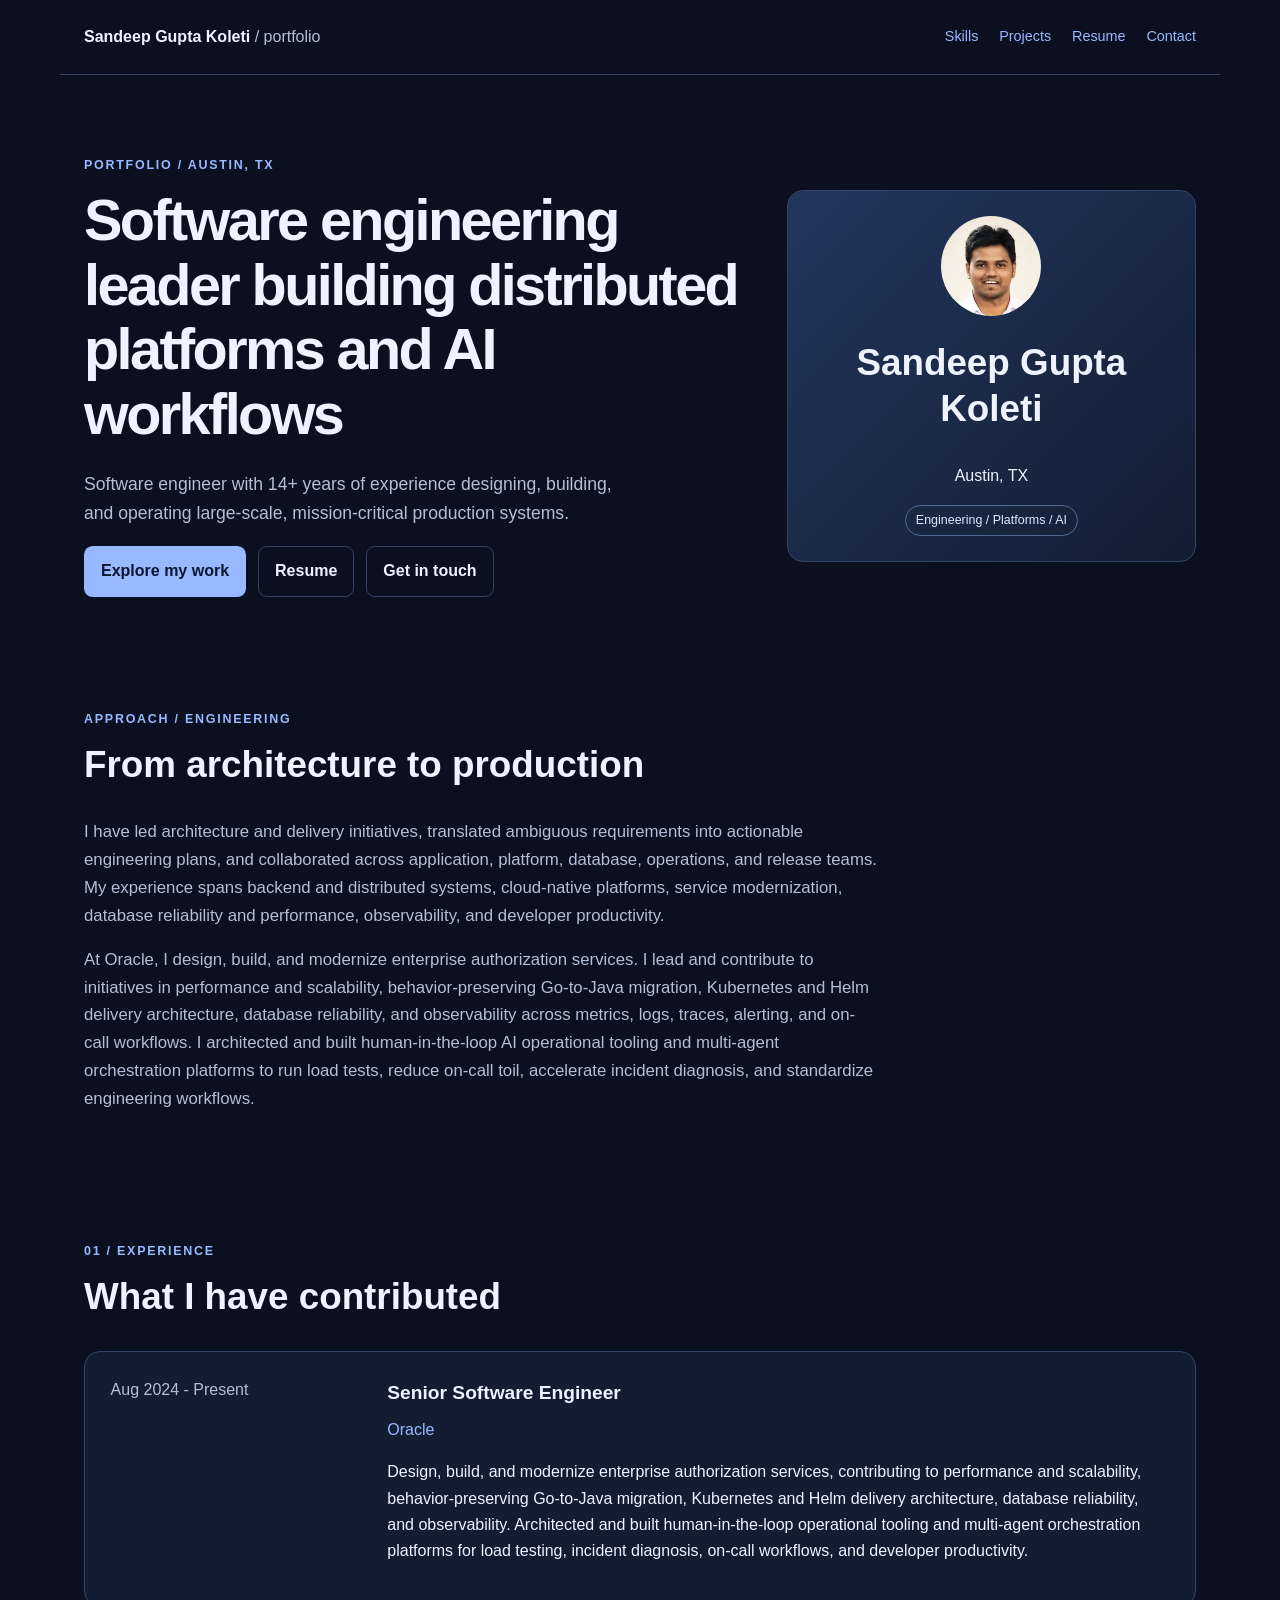
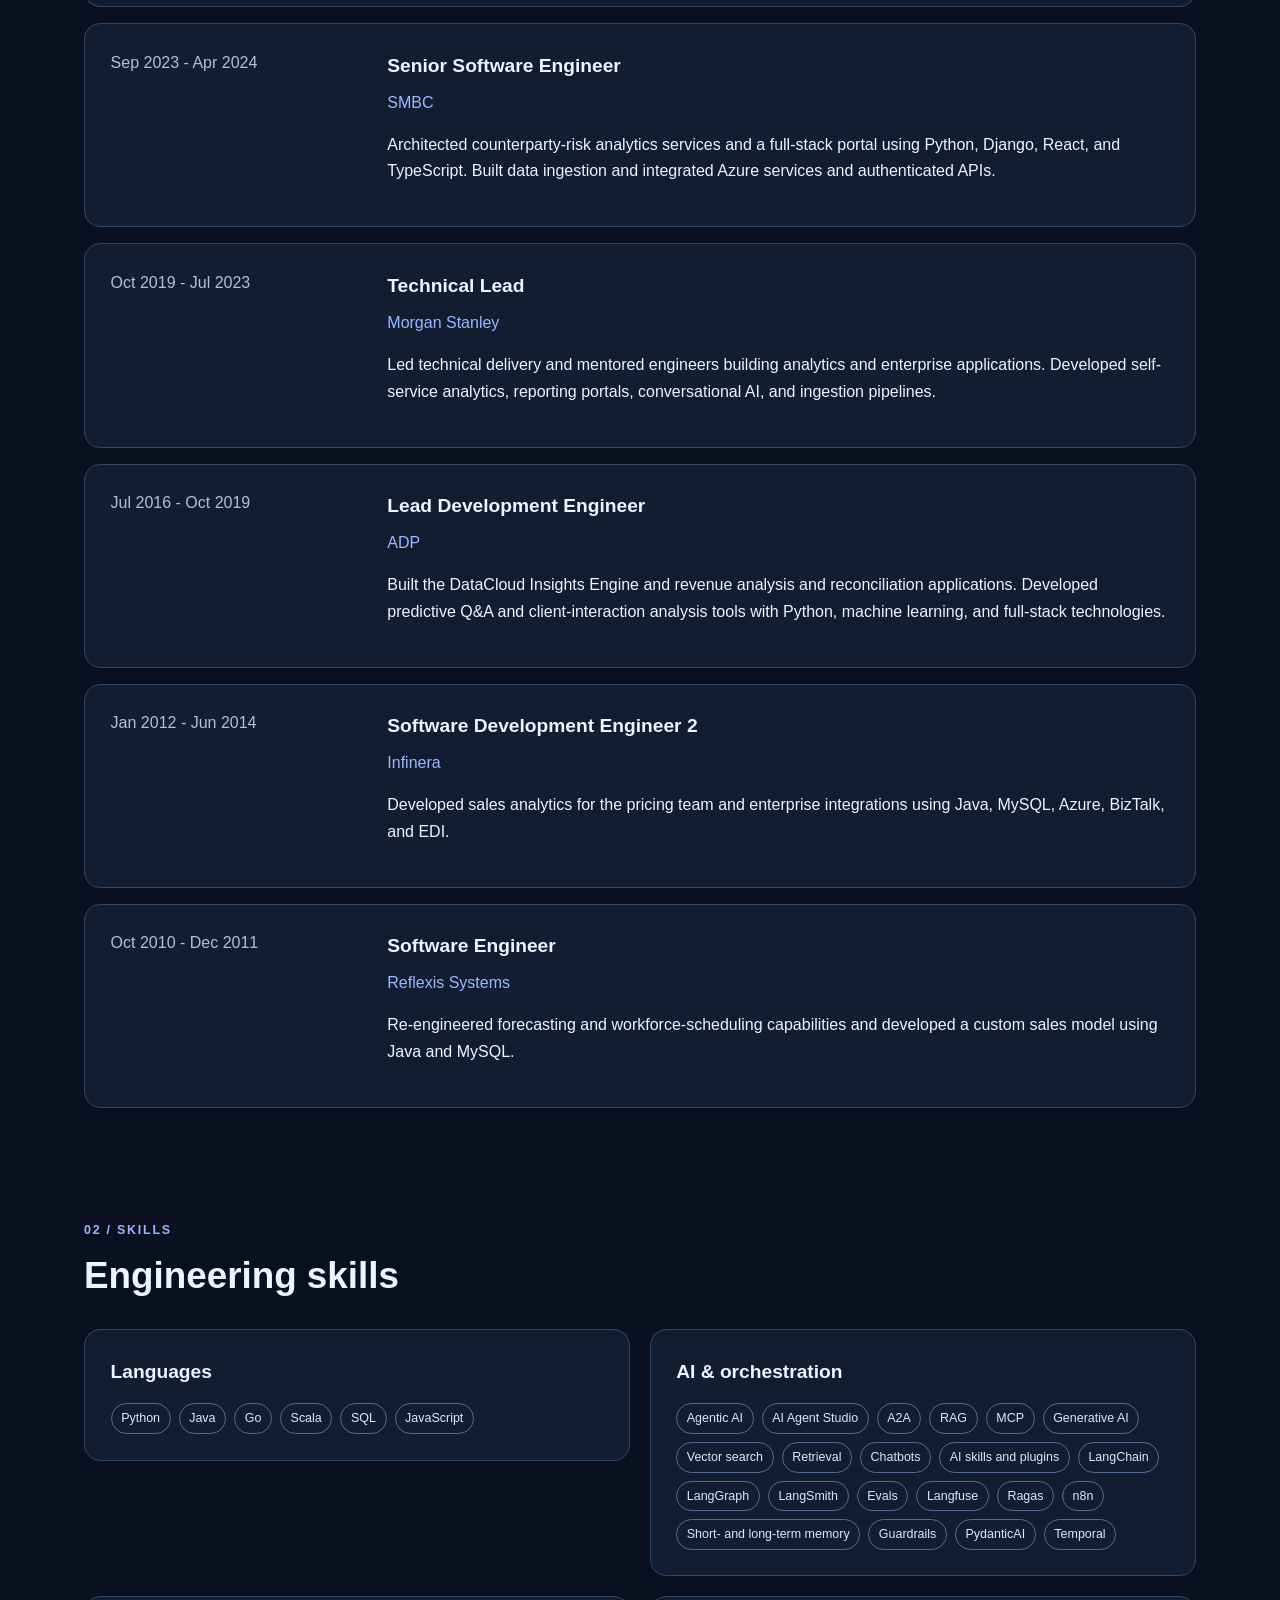
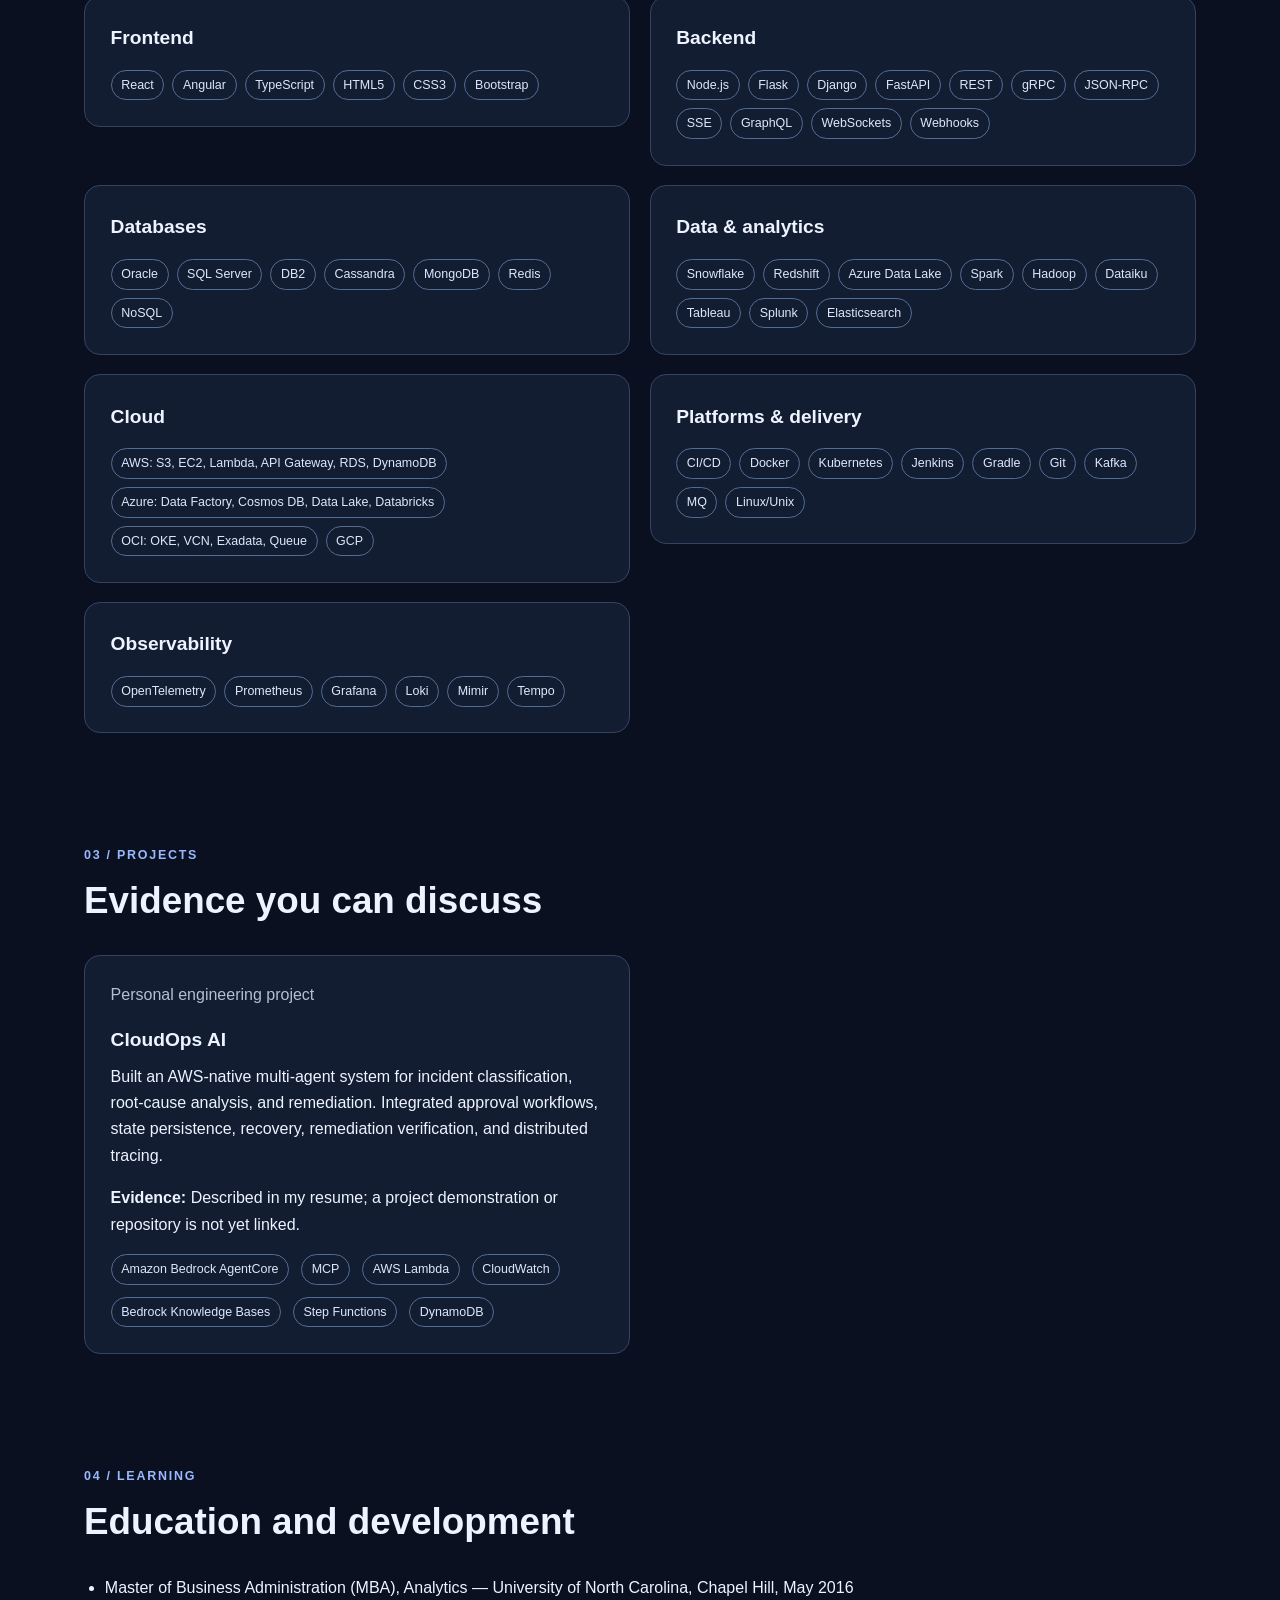
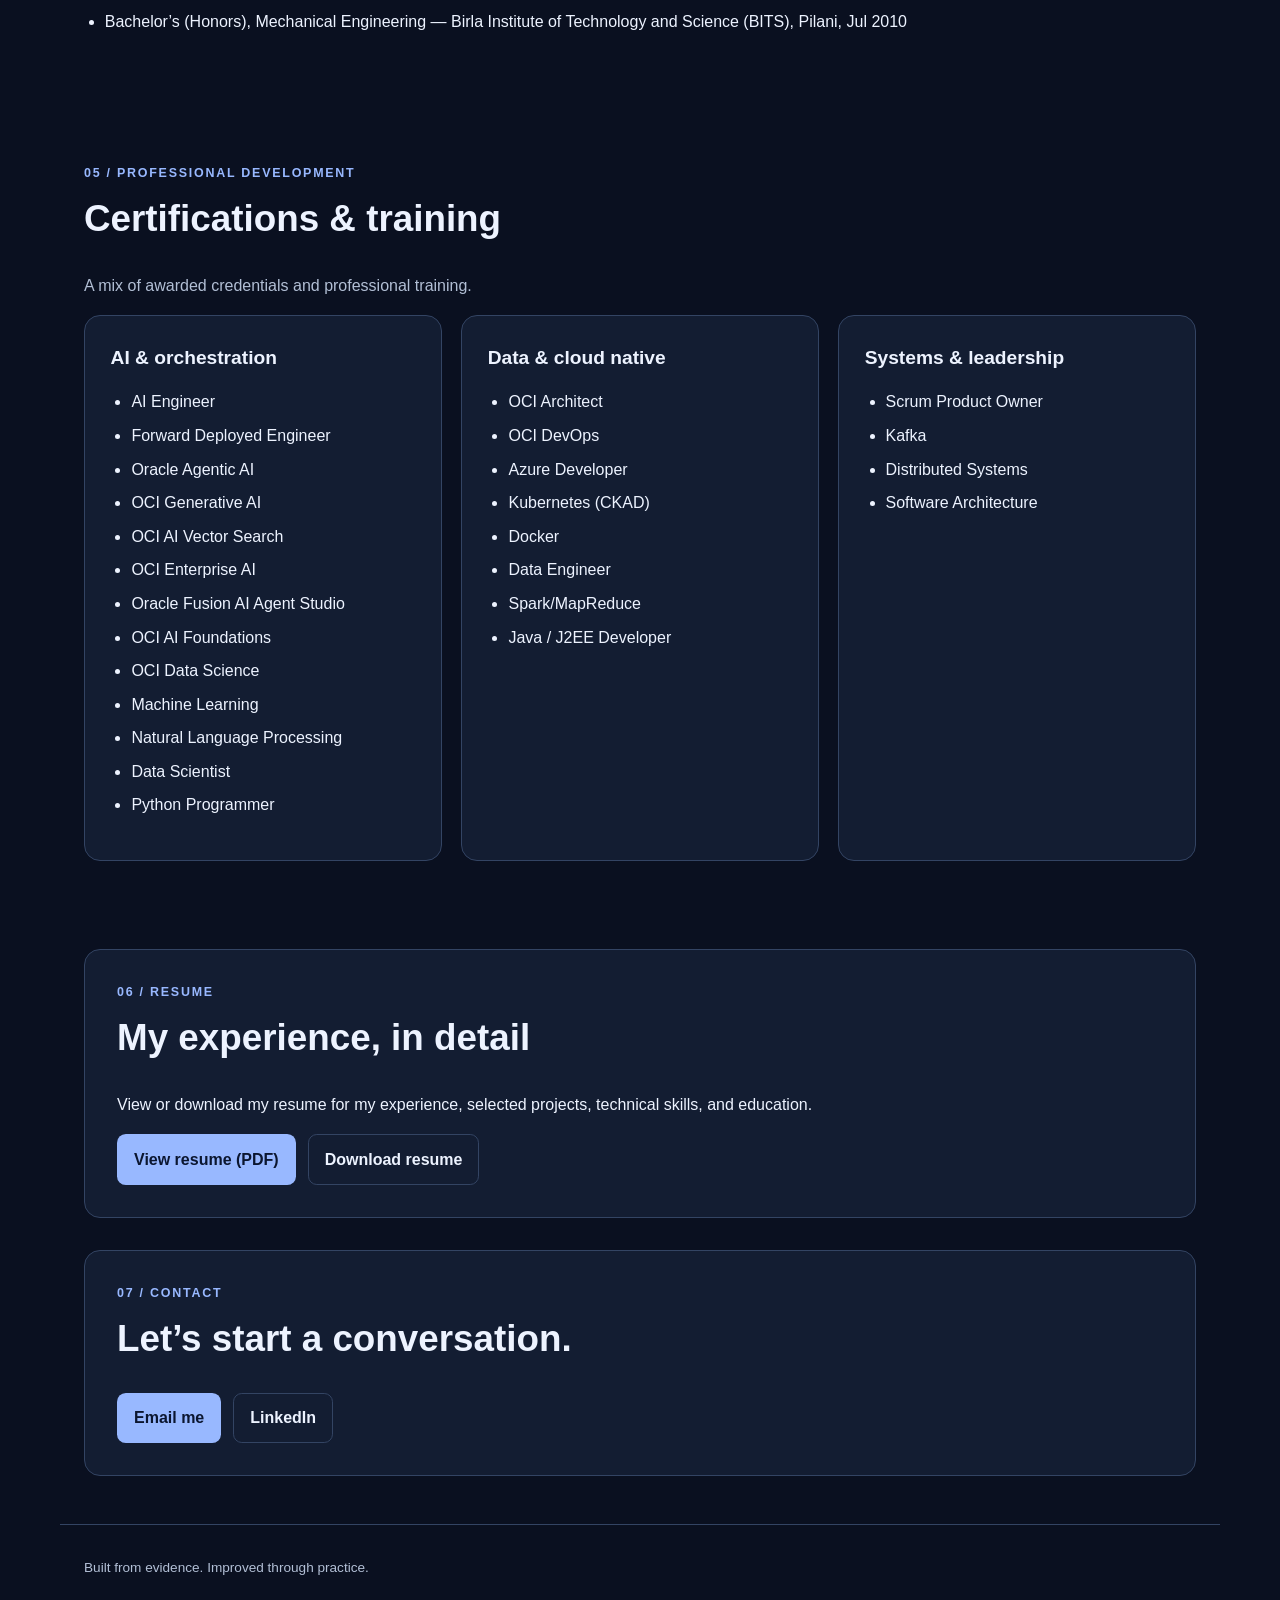
<file: index.html>
<!doctype html>
<html lang="en" data-scroll-behavior="smooth">
<head>
<meta charset="utf-8">
<meta name="viewport" content="width=device-width, initial-scale=1">
<title>Sandeep Gupta Koleti | Software Engineering Portfolio</title>
<meta name="description" content="Software engineer with 14+ years of experience designing, building, and operating large-scale, mission-critical production systems.">
<meta name="author" content="Sandeep Gupta Koleti">
<meta property="og:title" content="Sandeep Gupta Koleti | Software Engineering Portfolio">
<meta property="og:description" content="Software engineer with 14+ years of experience designing, building, and operating large-scale, mission-critical production systems.">
<meta property="og:type" content="website">
<link rel="stylesheet" href="./styles.css">
</head>
<body>
<a class="skip-link" href="#main">Skip to content</a>
<header class="site-header">
<a class="brand" href="./">Sandeep Gupta Koleti<span> / portfolio</span></a>
<nav aria-label="Main navigation"><a href="#skills">Skills</a><a href="#projects">Projects</a><a href="#resume">Resume</a><a href="#contact">Contact</a></nav>
</header>
<main id="main">
<section class="hero section">
<div><p class="eyebrow">Portfolio / Austin, TX</p>
<h1>Software engineering leader building distributed platforms and AI workflows</h1><p class="intro">Software engineer with 14+ years of experience designing, building, and operating large-scale, mission-critical production systems.</p>
<div class="actions"><a class="button" href="#projects">Explore my work</a><a class="button secondary" href="#resume">Resume</a><a class="button secondary" href="mailto:sandeepgupta.bits@gmail.com">Get in touch</a></div></div>
<div class="identity-card">
<img class="avatar profile-photo" src="./profile-photo.png" alt="Portrait of Sandeep Gupta Koleti" width="100" height="100">
<h2>Sandeep Gupta Koleti</h2><p>Austin, TX</p><span class="badge">Engineering / Platforms / AI</span>
</div>
</section>
<section class="section" id="about"><p class="eyebrow">Approach / Engineering</p><h2>From architecture to production</h2><div class="about-copy"><p>I have led architecture and delivery initiatives, translated ambiguous requirements into actionable engineering plans, and collaborated across application, platform, database, operations, and release teams. My experience spans backend and distributed systems, cloud-native platforms, service modernization, database reliability and performance, observability, and developer productivity.</p><p>At Oracle, I design, build, and modernize enterprise authorization services. I lead and contribute to initiatives in performance and scalability, behavior-preserving Go-to-Java migration, Kubernetes and Helm delivery architecture, database reliability, and observability across metrics, logs, traces, alerting, and on-call workflows. I architected and built human-in-the-loop AI operational tooling and multi-agent orchestration platforms to run load tests, reduce on-call toil, accelerate incident diagnosis, and standardize engineering workflows.</p></div></section>
<section class="section" id="experience"><p class="eyebrow">01 / Experience</p><h2>What I have contributed</h2>
<article class="panel experience"><p class="muted">Aug 2024 - Present</p><div><h3>Senior Software Engineer</h3><p class="accent">Oracle</p><p>Design, build, and modernize enterprise authorization services, contributing to performance and scalability, behavior-preserving Go-to-Java migration, Kubernetes and Helm delivery architecture, database reliability, and observability. Architected and built human-in-the-loop operational tooling and multi-agent orchestration platforms for load testing, incident diagnosis, on-call workflows, and developer productivity.</p></div></article><article class="panel experience"><p class="muted">Sep 2023 - Apr 2024</p><div><h3>Senior Software Engineer</h3><p class="accent">SMBC</p><p>Architected counterparty-risk analytics services and a full-stack portal using Python, Django, React, and TypeScript. Built data ingestion and integrated Azure services and authenticated APIs.</p></div></article><article class="panel experience"><p class="muted">Oct 2019 - Jul 2023</p><div><h3>Technical Lead</h3><p class="accent">Morgan Stanley</p><p>Led technical delivery and mentored engineers building analytics and enterprise applications. Developed self-service analytics, reporting portals, conversational AI, and ingestion pipelines.</p></div></article><article class="panel experience"><p class="muted">Jul 2016 - Oct 2019</p><div><h3>Lead Development Engineer</h3><p class="accent">ADP</p><p>Built the DataCloud Insights Engine and revenue analysis and reconciliation applications. Developed predictive Q&amp;A and client-interaction analysis tools with Python, machine learning, and full-stack technologies.</p></div></article><article class="panel experience"><p class="muted">Jan 2012 - Jun 2014</p><div><h3>Software Development Engineer 2</h3><p class="accent">Infinera</p><p>Developed sales analytics for the pricing team and enterprise integrations using Java, MySQL, Azure, BizTalk, and EDI.</p></div></article><article class="panel experience"><p class="muted">Oct 2010 - Dec 2011</p><div><h3>Software Engineer</h3><p class="accent">Reflexis Systems</p><p>Re-engineered forecasting and workforce-scheduling capabilities and developed a custom sales model using Java and MySQL.</p></div></article>
</section>
<section class="section" id="skills"><p class="eyebrow">02 / Skills</p><h2>Engineering skills</h2><div class="grid skills-grid">
<article class="panel"><h3>Languages</h3><ul class="skill-list"><li class="badge">Python</li><li class="badge">Java</li><li class="badge">Go</li><li class="badge">Scala</li><li class="badge">SQL</li><li class="badge">JavaScript</li></ul></article><article class="panel"><h3>AI &amp; orchestration</h3><ul class="skill-list"><li class="badge">Agentic AI</li><li class="badge">AI Agent Studio</li><li class="badge">A2A</li><li class="badge">RAG</li><li class="badge">MCP</li><li class="badge">Generative AI</li><li class="badge">Vector search</li><li class="badge">Retrieval</li><li class="badge">Chatbots</li><li class="badge">AI skills and plugins</li><li class="badge">LangChain</li><li class="badge">LangGraph</li><li class="badge">LangSmith</li><li class="badge">Evals</li><li class="badge">Langfuse</li><li class="badge">Ragas</li><li class="badge">n8n</li><li class="badge">Short- and long-term memory</li><li class="badge">Guardrails</li><li class="badge">PydanticAI</li><li class="badge">Temporal</li></ul></article><article class="panel"><h3>Frontend</h3><ul class="skill-list"><li class="badge">React</li><li class="badge">Angular</li><li class="badge">TypeScript</li><li class="badge">HTML5</li><li class="badge">CSS3</li><li class="badge">Bootstrap</li></ul></article><article class="panel"><h3>Backend</h3><ul class="skill-list"><li class="badge">Node.js</li><li class="badge">Flask</li><li class="badge">Django</li><li class="badge">FastAPI</li><li class="badge">REST</li><li class="badge">gRPC</li><li class="badge">JSON-RPC</li><li class="badge">SSE</li><li class="badge">GraphQL</li><li class="badge">WebSockets</li><li class="badge">Webhooks</li></ul></article><article class="panel"><h3>Databases</h3><ul class="skill-list"><li class="badge">Oracle</li><li class="badge">SQL Server</li><li class="badge">DB2</li><li class="badge">Cassandra</li><li class="badge">MongoDB</li><li class="badge">Redis</li><li class="badge">NoSQL</li></ul></article><article class="panel"><h3>Data &amp; analytics</h3><ul class="skill-list"><li class="badge">Snowflake</li><li class="badge">Redshift</li><li class="badge">Azure Data Lake</li><li class="badge">Spark</li><li class="badge">Hadoop</li><li class="badge">Dataiku</li><li class="badge">Tableau</li><li class="badge">Splunk</li><li class="badge">Elasticsearch</li></ul></article><article class="panel"><h3>Cloud</h3><ul class="skill-list"><li class="badge">AWS: S3, EC2, Lambda, API Gateway, RDS, DynamoDB</li><li class="badge">Azure: Data Factory, Cosmos DB, Data Lake, Databricks</li><li class="badge">OCI: OKE, VCN, Exadata, Queue</li><li class="badge">GCP</li></ul></article><article class="panel"><h3>Platforms &amp; delivery</h3><ul class="skill-list"><li class="badge">CI/CD</li><li class="badge">Docker</li><li class="badge">Kubernetes</li><li class="badge">Jenkins</li><li class="badge">Gradle</li><li class="badge">Git</li><li class="badge">Kafka</li><li class="badge">MQ</li><li class="badge">Linux/Unix</li></ul></article><article class="panel"><h3>Observability</h3><ul class="skill-list"><li class="badge">OpenTelemetry</li><li class="badge">Prometheus</li><li class="badge">Grafana</li><li class="badge">Loki</li><li class="badge">Mimir</li><li class="badge">Tempo</li></ul></article>
</div></section>
<section class="section" id="projects"><p class="eyebrow">03 / Projects</p><h2>Evidence you can discuss</h2><div class="grid">
<article class="panel project-card"><p class="muted">Personal engineering project</p><h3>CloudOps AI</h3><p>Built an AWS-native multi-agent system for incident classification, root-cause analysis, and remediation. Integrated approval workflows, state persistence, recovery, remediation verification, and distributed tracing.</p><p><strong>Evidence:</strong> Described in my resume; a project demonstration or repository is not yet linked.</p><div class="tags"><span class="badge">Amazon Bedrock AgentCore</span><span class="badge">MCP</span><span class="badge">AWS Lambda</span><span class="badge">CloudWatch</span><span class="badge">Bedrock Knowledge Bases</span><span class="badge">Step Functions</span><span class="badge">DynamoDB</span></div></article>
</div></section>
<section class="section" id="education"><p class="eyebrow">04 / Learning</p><h2>Education and development</h2><ul><li>Master of Business Administration (MBA), Analytics — University of North Carolina, Chapel Hill, May 2016</li><li>Bachelor’s (Honors), Mechanical Engineering — Birla Institute of Technology and Science (BITS), Pilani, Jul 2010</li></ul></section>
<section class="section" id="certifications"><p class="eyebrow">05 / Professional development</p><h2>Certifications &amp; training</h2><p class="muted">A mix of awarded credentials and professional training.</p><div class="grid three"><article class="panel"><h3>AI &amp; orchestration</h3><ul><li>AI Engineer</li><li>Forward Deployed Engineer</li><li>Oracle Agentic AI</li><li>OCI Generative AI</li><li>OCI AI Vector Search</li><li>OCI Enterprise AI</li><li>Oracle Fusion AI Agent Studio</li><li>OCI AI Foundations</li><li>OCI Data Science</li><li>Machine Learning</li><li>Natural Language Processing</li><li>Data Scientist</li><li>Python Programmer</li></ul></article><article class="panel"><h3>Data &amp; cloud native</h3><ul><li>OCI Architect</li><li>OCI DevOps</li><li>Azure Developer</li><li>Kubernetes (CKAD)</li><li>Docker</li><li>Data Engineer</li><li>Spark/MapReduce</li><li>Java / J2EE Developer</li></ul></article><article class="panel"><h3>Systems &amp; leadership</h3><ul><li>Scrum Product Owner</li><li>Kafka</li><li>Distributed Systems</li><li>Software Architecture</li></ul></article></div></section>
<section class="section panel resume-section" id="resume"><p class="eyebrow">06 / Resume</p><h2>My experience, in detail</h2><p>View or download my resume for my experience, selected projects, technical skills, and education.</p><div class="actions"><a class="button" href="./resume.pdf" target="_blank" rel="noreferrer">View resume (PDF)</a><a class="button secondary" href="./resume.pdf" download="Sandeep_Gupta_Koleti_Resume.pdf">Download resume</a></div></section>
<section class="section contact panel" id="contact"><p class="eyebrow">07 / Contact</p><h2>Let’s start a conversation.</h2><div class="actions"><a class="button" href="mailto:sandeepgupta.bits@gmail.com">Email me</a><a class="button secondary" href="https://www.linkedin.com/in/sandeepguptakoleti/" rel="noreferrer" target="_blank">LinkedIn</a></div></section>
</main><footer class="site-footer">Built from evidence. Improved through practice.</footer>
</body></html>
</file>
<file: styles.css>
:root { color-scheme: dark; --bg: #0a1020; --panel: #131d32; --text: #edf3ff; --muted: #b2bfd5; --accent: #98b8ff; --line: #334463; }
* { box-sizing: border-box; }
html { scroll-behavior: smooth; }
body { margin: 0; background: var(--bg); color: var(--text); font-family: Arial, Helvetica, sans-serif; line-height: 1.65; }
a { color: var(--accent); text-underline-offset: .2em; overflow-wrap: anywhere; }
a:hover { color: #d5e2ff; }
button, input, textarea, select { font: inherit; }
button, .button { cursor: pointer; }
:focus-visible { outline: 3px solid #f5d565; outline-offset: 4px; }
h1, h2, h3, p { margin-top: 0; }
h1 { font-size: clamp(2.2rem, 4.5vw, 4rem); line-height: 1.12; letter-spacing: -.045em; margin-bottom: 1.5rem; }
h2 { font-size: clamp(1.6rem, 3vw, 2.3rem); line-height: 1.25; }
h3 { font-size: 1.2rem; margin-bottom: .5rem; }
ul { padding-left: 1.3rem; }
li { margin-bottom: .45rem; }
.site-header, .site-footer, main { max-width: 1160px; margin: auto; }
.site-header { display: flex; justify-content: space-between; align-items: center; gap: 1rem; padding: 1.5rem; border-bottom: 1px solid var(--line); flex-wrap: wrap; }
.brand { font-weight: 700; text-decoration: none; color: var(--text); }
.brand span { color: var(--muted); font-weight: 400; }
nav { display: flex; flex-wrap: wrap; gap: 1.3rem; font-size: .9rem; }
nav a { text-decoration: none; }
main { padding: 0 1.5rem 3rem; }
.section { padding: 3.5rem 0; scroll-margin-top: 1rem; }
.hero { display: grid; grid-template-columns: 1.6fr 1fr; gap: 3rem; align-items: center; padding-top: 5rem; }
.intro { color: var(--muted); font-size: 1.1rem; max-width: 55ch; }
.eyebrow { color: var(--accent); text-transform: uppercase; letter-spacing: .14em; font-size: .78rem; font-weight: 700; }
.panel, .identity-card { background: var(--panel); border: 1px solid var(--line); border-radius: 1rem; padding: 1.6rem; min-width: 0; overflow-wrap: anywhere; }
.identity-card { text-align: center; background: linear-gradient(135deg, #22365d, var(--panel)); }
.avatar { display: grid; place-items: center; width: 100px; height: 100px; margin: 0 auto 1.5rem; border-radius: 50%; background: #98b8ff; color: #101a2d; font-size: 2rem; font-weight: 700; }
.grid { display: grid; grid-template-columns: repeat(2, minmax(0, 1fr)); gap: 1.2rem; }
.grid.three { grid-template-columns: repeat(3, minmax(0, 1fr)); }
.grid.three > :only-child { grid-column: 1 / -1; }
.profile-photo { object-fit: cover; }
.experience { display: grid; grid-template-columns: 1fr 3fr; gap: 1rem; margin-top: 1rem; }
.actions, .tags { display: flex; flex-wrap: wrap; gap: .75rem; }
.button, button { border: 1px solid transparent; border-radius: .55rem; background: #98b8ff; color: #0b1630; padding: .7rem 1rem; font-weight: 700; text-decoration: none; display: inline-block; }
.button:hover, button:hover { background: #c2d4ff; color: #0b1630; }
.secondary { background: transparent; border-color: var(--line); color: var(--text); }
.badge { display: inline-block; font-size: .78rem; padding: .25rem .6rem; border-radius: 2rem; border: 1px solid #536b93; color: #dce7ff; }
.muted { color: var(--muted); }
.accent { color: var(--accent); }
.capitalize { text-transform: capitalize; }
.contact { margin-top: 2rem; padding: 2rem; }
.contact .muted { margin-top: 1.5rem; }
.site-footer { padding: 2rem 1.5rem; color: var(--muted); border-top: 1px solid var(--line); font-size: .85rem; }
.about-copy { max-width: 85ch; color: var(--muted); font-size: 1.05rem; }
.skills-grid { align-items: start; }
.skill-list { list-style: none; padding: 0; display: flex; flex-wrap: wrap; gap: .5rem; margin-bottom: 0; }
.skill-list li { margin: 0; }
.resume-section { padding: 2rem; margin-top: 2rem; }
.skip-link { position: absolute; left: 1rem; top: -5rem; background: var(--text); color: var(--bg); padding: .6rem; z-index: 1; }
.skip-link:focus { top: 1rem; }
@media (max-width: 760px) {
  .hero, .grid, .grid.three, .experience { grid-template-columns: minmax(0, 1fr); }
  .hero { gap: 2rem; padding-top: 3rem; }
  .section { padding-top: 2.5rem; padding-bottom: 2.5rem; }
  .brand span { display: none; }
}
@media (prefers-reduced-motion: reduce) { html { scroll-behavior: auto; } }
</file>
